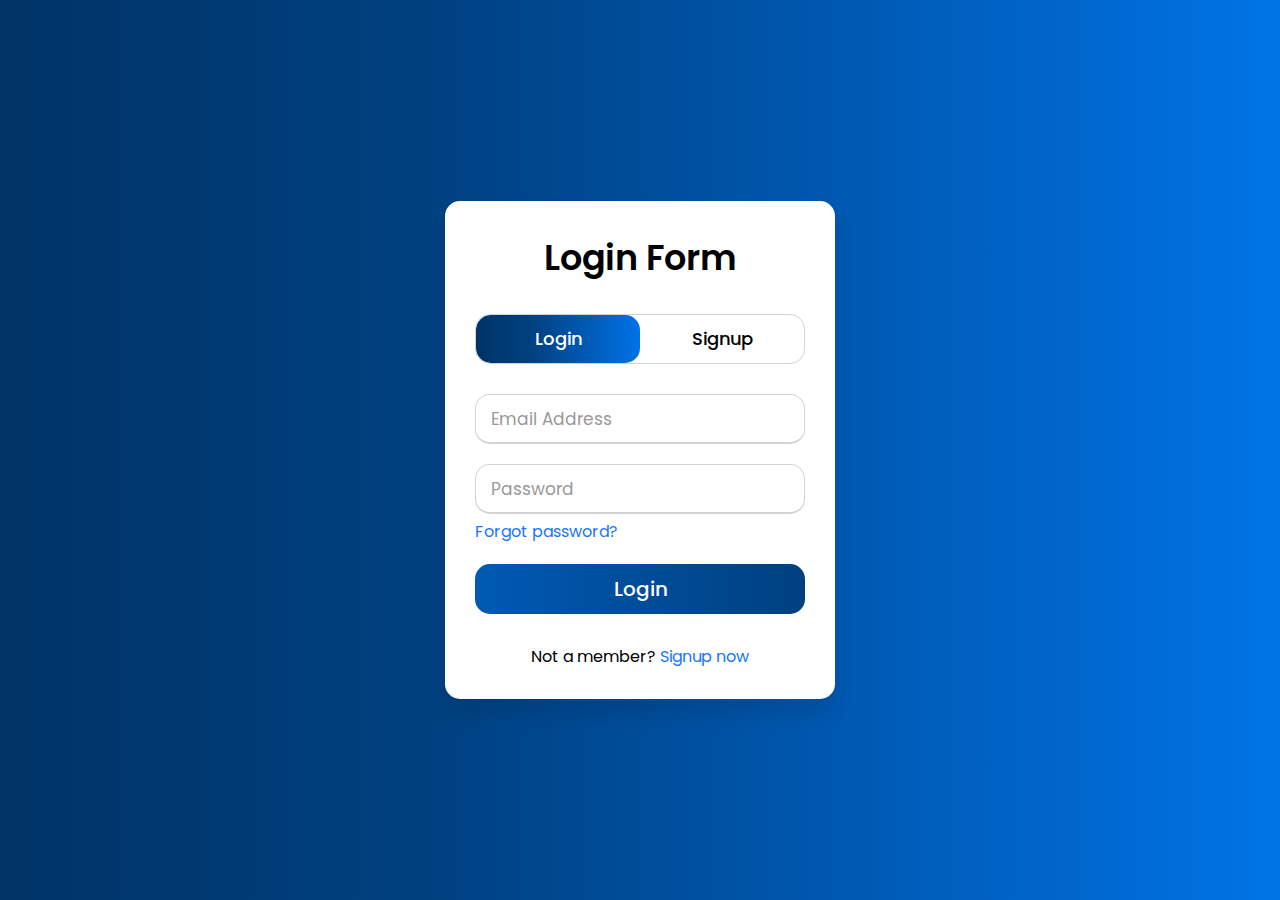
<file: Pages/loginSignup/index.html>
<!DOCTYPE html>
<html lang="en">
  <head>
    <meta charset="UTF-8" />
    <title>Login/Signup Form</title>
    <link
      href="https://fonts.googleapis.com/css?family=Poppins:400,500,600,700&display=swap"
      rel="stylesheet"
    />
    <link rel="stylesheet" href="./style.css" />
  </head>
  <body>
    <!-- Paste your HTML code here  -->
    <div class="wrapper">
      <div class="title-text">
        <div class="title login">Login Form</div>
        <div class="title signup">Signup Form</div>
      </div>
      <div class="form-container">
        <div class="slide-controls">
          <input type="radio" name="slide" id="login" checked />
          <input type="radio" name="slide" id="signup" />
          <label for="login" class="slide login">Login</label>
          <label for="signup" class="slide signup">Signup</label>
          <div class="slider-tab"></div>
        </div>
        <div class="form-inner">
          <form action="#" class="login">
            <div class="field">
              <input type="text" placeholder="Email Address" required />
            </div>
            <div class="field">
              <input type="password" placeholder="Password" required />
            </div>
            <div class="pass-link"><a href="#">Forgot password?</a></div>
            <div class="field btn">
              <div class="btn-layer"></div>
              <input type="submit" value="Login" />
            </div>
            <div class="signup-link">
              Not a member? <a href="">Signup now</a>
            </div>
          </form>
          <form action="#" class="signup">
            <div class="field">
              <input type="text" placeholder="Email Address" required />
            </div>
            <div class="field">
              <input type="password" placeholder="Password" required />
            </div>
            <div class="field">
              <input type="password" placeholder="Confirm password" required />
            </div>
            <div class="field btn">
              <div class="btn-layer"></div>
              <input type="submit" value="Signup" />
            </div>
          </form>
        </div>
      </div>
    </div>

    <script src="./loginSignup.js"></script>
  </body>
</html>
</file>
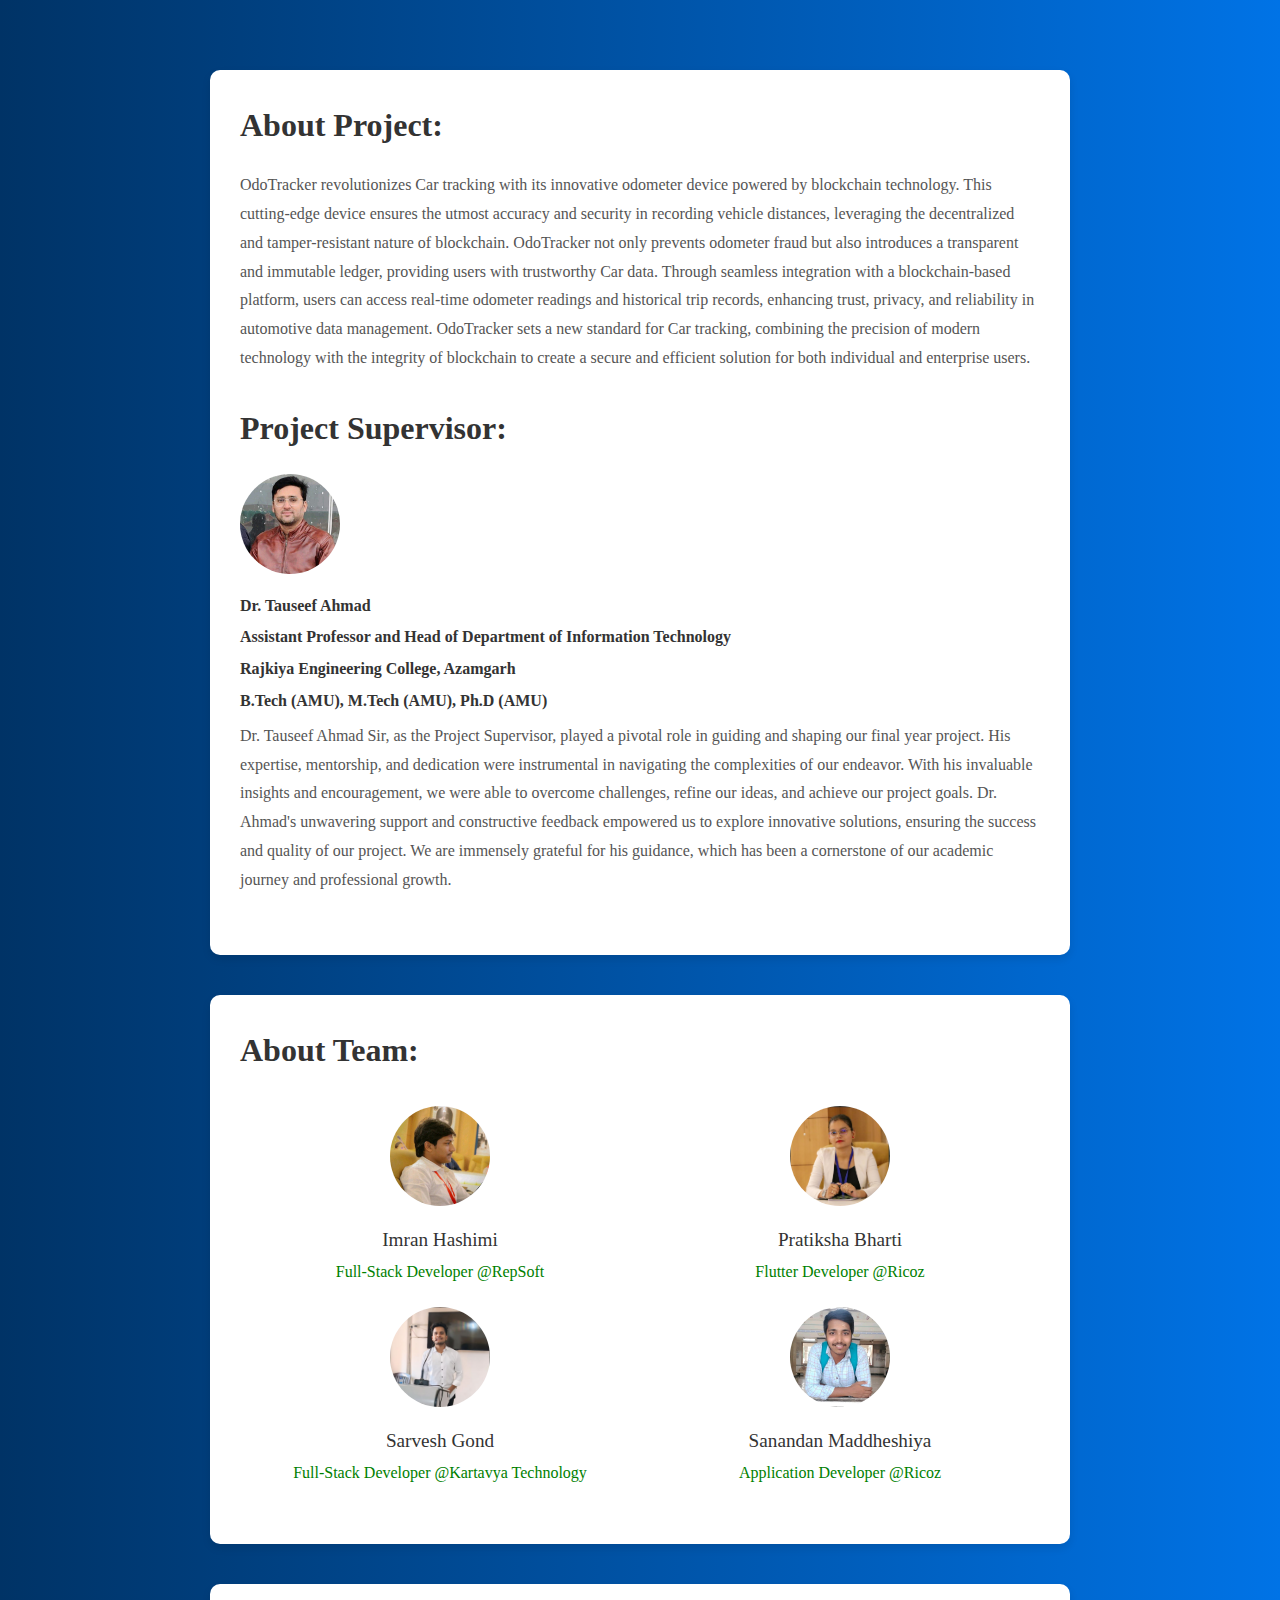
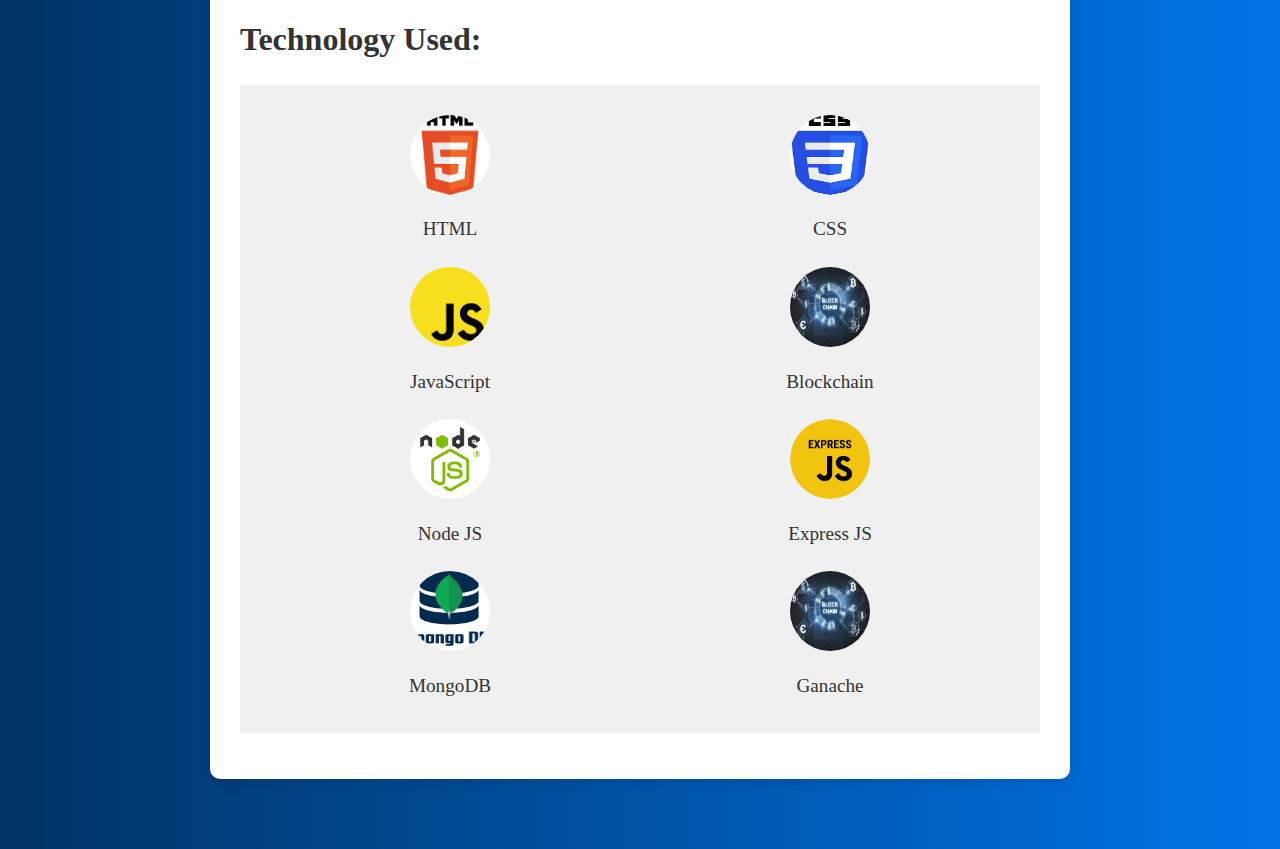
<file: Pages/about/aboutUs.html>
<!DOCTYPE html>
<html lang="en">
  <head>
    <meta charset="UTF-8" />
    <meta name="viewport" content="width=device-width, initial-scale=1.0" />
    <link rel="stylesheet" href="../about/about.css" />
    <title>About Us</title>
  </head>
  <body>
    <div class="container">
      <div class="content">
        <h2>About Project:</h2>
        <p class="aboutProject">
          OdoTracker revolutionizes Car tracking with its innovative
          odometer device powered by blockchain technology. This cutting-edge
          device ensures the utmost accuracy and security in recording vehicle
          distances, leveraging the decentralized and tamper-resistant nature of
          blockchain. OdoTracker not only prevents odometer fraud but also
          introduces a transparent and immutable ledger, providing users with
          trustworthy Car data. Through seamless integration with a
          blockchain-based platform, users can access real-time odometer
          readings and historical trip records, enhancing trust, privacy, and
          reliability in automotive data management. OdoTracker sets a new
          standard for Car tracking, combining the precision of modern
          technology with the integrity of blockchain to create a secure and
          efficient solution for both individual and enterprise users.
        </p>
        <h2>Project Supervisor:</h2>

        <img
          src="../../assets/tauseef-sir.jpeg"
          id="hod-img"
          alt="Tauseef Sir"
        />
        <div id="supervisor">
          <p id="supervisor">Dr. Tauseef Ahmad</p>
          <p id="supervisor">
            Assistant Professor and Head of Department of Information Technology
          </p>
          <p id="supervisor">Rajkiya Engineering College, Azamgarh</p>
          <p id="supervisor">
            B.Tech (AMU), M.Tech (AMU), Ph.D (AMU)
          </p>
        </div>

        <p class="aboutProject">
          Dr. Tauseef Ahmad Sir, as the Project Supervisor, played a pivotal
          role in guiding and shaping our final year project. His expertise,
          mentorship, and dedication were instrumental in navigating the
          complexities of our endeavor. With his invaluable insights and
          encouragement, we were able to overcome challenges, refine our ideas,
          and achieve our project goals. Dr. Ahmad's unwavering support and
          constructive feedback empowered us to explore innovative solutions,
          ensuring the success and quality of our project. We are immensely
          grateful for his guidance, which has been a cornerstone of our
          academic journey and professional growth.
        </p>
      </div>
      <div class="content">
        <h2>About Team:</h2>
        <ul class="team">
          <li>
            <img src="../../assets/imran.jpeg" alt="Imran Hashimi" />
            <p>Imran Hashimi</p>
            <p id="role">Full-Stack Developer @RepSoft</p>
          </li>
          <li>
            <img src="../../assets/pratiksha.png" alt="Pratiksha Bharti" />
            <p>Pratiksha Bharti</p>
            <p id="role">Flutter Developer @Ricoz</p>
          </li>
          <li>
            <img src="../../assets/sarvesh.png" alt="Sarvesh Gond" />
            <p>Sarvesh Gond</p>
            <p id="role">Full-Stack Developer @Kartavya Technology</p>
          </li>
          <li>
            <img src="../../assets/sanandan.jpeg" alt="Sanandan Maddheshiya" />
            <p>Sanandan Maddheshiya</p>
            <p id="role">Application Developer @Ricoz</p>
          </li>
        </ul>
      </div>
      <div class="content">
        <h2>Technology Used:</h2>
        <ul class="technology">
          <li>
            <img src="../../assets/html.png" alt="HTML" />
            <p>HTML</p>
          </li>
          <li>
            <img src="../../assets/css.png" alt="CSS" />
            <p>CSS</p>
          </li>
          <li>
            <img src="../../assets/js.png" alt="JavaScript" />
            <p>JavaScript</p>
          </li>
          <li>
            <img src="../../assets/blockchain.jpeg" alt="Blockchain" />
            <p>Blockchain</p>
          </li>
          <li>
            <img src="../../assets/nodejs.png" alt="NodeJS" />
            <p>Node JS</p>
          </li>
          <li>
            <img src="../../assets/express.png" alt="ExpressJS" />
            <p>Express JS</p>
          </li>
          <li>
            <img src="../../assets/mongo.png" alt="MongoDB" />
            <p>MongoDB</p>
          </li>
          <li>
            <img src="../../assets/blockchain.jpeg" alt="Ganache" />
            <p>Ganache</p>
          </li>
        </ul>
      </div>
    </div>
  </body>
</html>
</file>
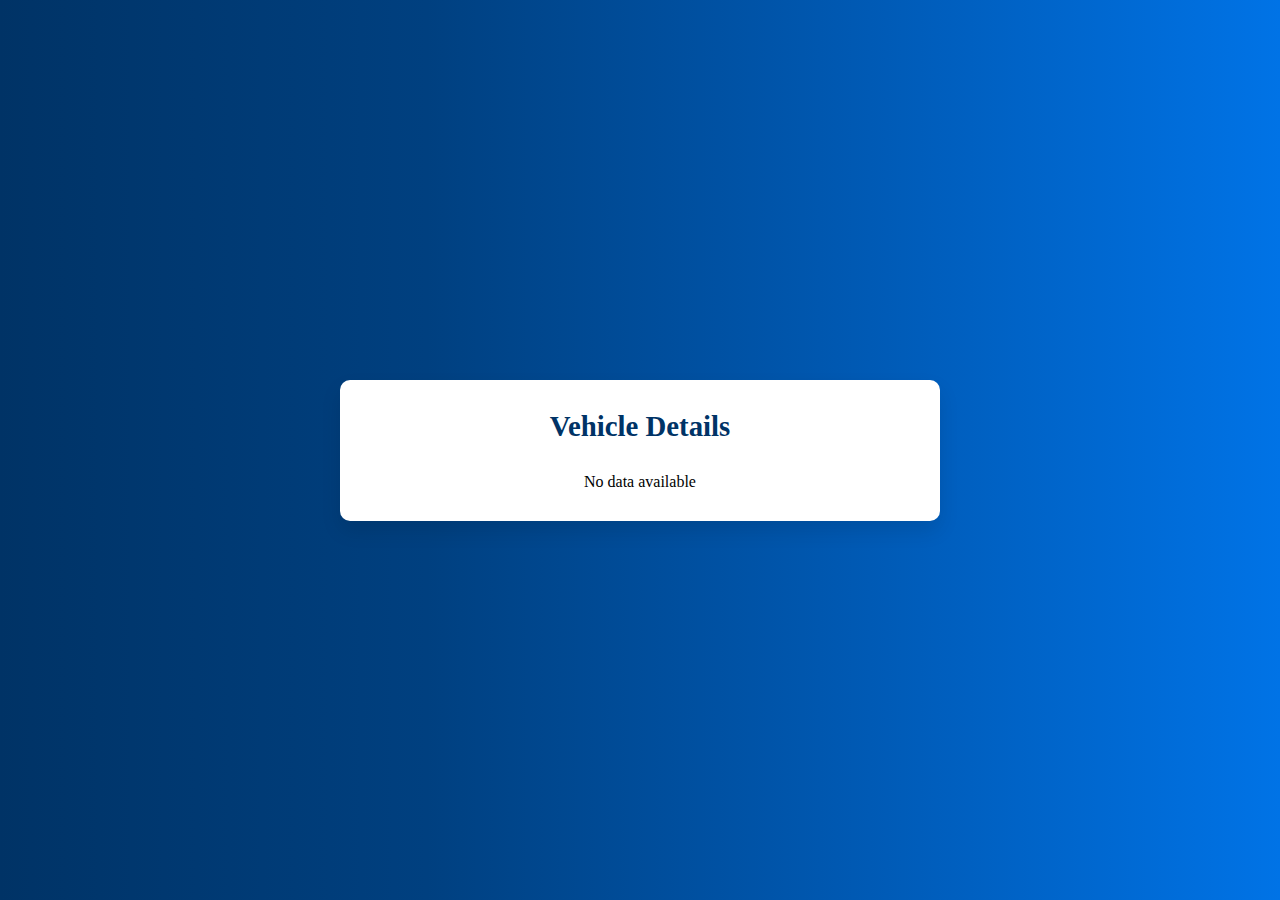
<file: Pages/getCarData/carhistory.html>
<!DOCTYPE html>
<html lang="en">
  <head>
    <meta charset="UTF-8" />
    <meta name="viewport" content="width=device-width, initial-scale=1.0" />
    <title>Car History Details</title>
    <link rel="stylesheet" href="../getCarData/getCarData.css" />
  </head>
  <body style="height: 100vh; display: flex; align-items: center">
    <div class="container">
      <h1 class="heading">Vehicle Details</h1>
      <div class="carHistoryDetails">
        <h2 id="vehicleId"></h2>
        
        <p id="kmReading"></p>
        <p id="timestamp"></p>
        <p id="createdOn"></p>
      </div>
    </div>

    <script>
      document.addEventListener('DOMContentLoaded', () => {
        const carHistoryData = JSON.parse(localStorage.getItem('carHistoryData'));

        if (carHistoryData && carHistoryData.reading && carHistoryData.reading.length > 0) {
          const reading = carHistoryData.reading[0];
          document.getElementById('vehicleId').textContent = `Vehicle ID: ${reading.vehicleId}`;
          document.getElementById('kmReading').textContent = `KM Reading: ${reading.kmReading}`;
          document.getElementById('timestamp').textContent = `Last Updated: ${new Date(reading.timestamp).toLocaleString()}`;
          document.getElementById('createdOn').textContent = `Created On: ${new Date(reading.createdOn).toLocaleString()}`;
        } else {
          document.querySelector('.carHistoryDetails').textContent = 'No data available';
        }
      });
    </script>
  </body>
</html>
</file>
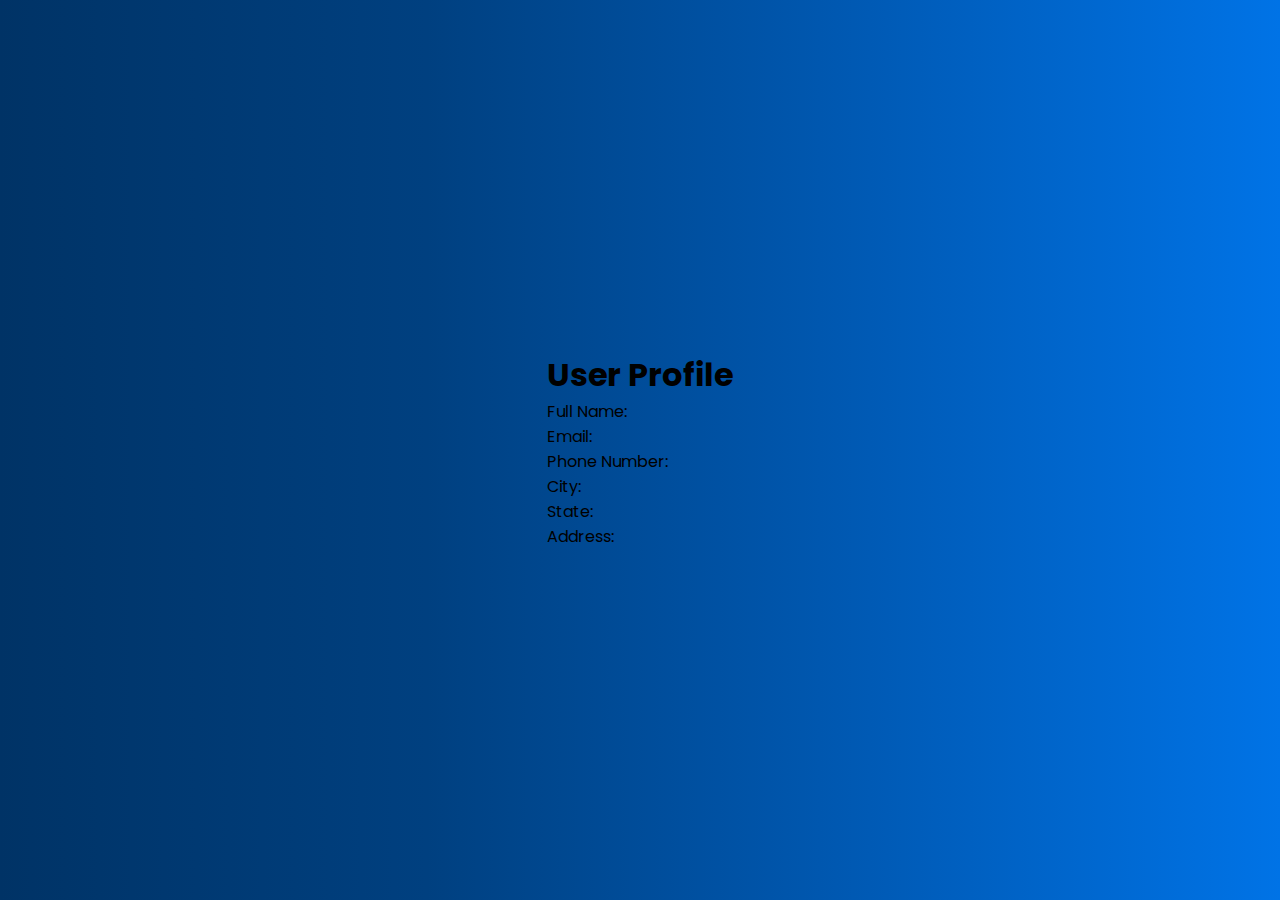
<file: Pages/loginSignup/profileScreen.html>
<!DOCTYPE html>
<html lang="en">
<head>
  <meta charset="UTF-8">
  <meta name="viewport" content="width=device-width, initial-scale=1.0">
  <title>User Profile</title>
  <link href="https://fonts.googleapis.com/css?family=Poppins:400,500,600,700&display=swap" rel="stylesheet">
  <link rel="stylesheet" href="./style.css">
</head>
<body>
  <div class="profile-wrapper">
    <h1>User Profile</h1>
    <div class="profile-details">
      <div class="profile-field">
        <span class="field-label">Full Name:</span>
        <span id="fullName" class="field-value"></span>
      </div>
      <div class="profile-field">
        <span class="field-label">Email:</span>
        <span id="email" class="field-value"></span>
      </div>
      <div class="profile-field">
        <span class="field-label">Phone Number:</span>
        <span id="phoneNumber" class="field-value"></span>
      </div>
      <div class="profile-field">
        <span class="field-label">City:</span>
        <span id="city" class="field-value"></span>
      </div>
      <div class="profile-field">
        <span class="field-label">State:</span>
        <span id="state" class="field-value"></span>
      </div>
      <div class="profile-field">
        <span class="field-label">Address:</span>
        <span id="address" class="field-value"></span>
      </div>
    </div>
  </div>

  <script>
    document.addEventListener('DOMContentLoaded', () => {
      // Retrieve user details from local storage or backend API and populate the profile
      const user = JSON.parse(localStorage.getItem('user')); // Assuming user details are stored in local storage

      if (user) {
        document.getElementById('fullName').textContent = user.fullName || '';
        document.getElementById('email').textContent = user.email || '';
        document.getElementById('phoneNumber').textContent = user.phoneNumber || '';
        document.getElementById('city').textContent = user.city || '';
        document.getElementById('state').textContent = user.state || '';
        document.getElementById('address').textContent = user.address || '';
      }
    });
  </script>
</body>
</html>
</file>
<file: Pages/loginSignup/style.css>
@import url("https://fonts.googleapis.com/css?family=Poppins:400,500,600,700&display=swap");
* {
  margin: 0;
  padding: 0;
  box-sizing: border-box;
  font-family: "Poppins", sans-serif;
}
html,
body {
  display: grid;
  height: 100%;
  width: 100%;
  place-items: center;
  background: -webkit-linear-gradient(left, #003366, #004080, #0059b3, #0073e6);
}
::selection {
  background: #1a75ff;
  color: #fff;
}
.wrapper {
  overflow: hidden;
  max-width: 390px;
  background: #fff;
  padding: 30px;
  border-radius: 15px;
  box-shadow: 0px 15px 20px rgba(0, 0, 0, 0.1);
}
.wrapper .title-text {
  display: flex;
  width: 200%;
}
.wrapper .title {
  width: 50%;
  font-size: 35px;
  font-weight: 600;
  text-align: center;
  transition: all 0.6s cubic-bezier(0.68, -0.55, 0.265, 1.55);
}
.wrapper .slide-controls {
  position: relative;
  display: flex;
  height: 50px;
  width: 100%;
  overflow: hidden;
  margin: 30px 0 10px 0;
  justify-content: space-between;
  border: 1px solid lightgrey;
  border-radius: 15px;
}
.slide-controls .slide {
  height: 100%;
  width: 100%;
  color: #fff;
  font-size: 18px;
  font-weight: 500;
  text-align: center;
  line-height: 48px;
  cursor: pointer;
  z-index: 1;
  transition: all 0.6s ease;
}
.slide-controls label.signup {
  color: #000;
}
.slide-controls .slider-tab {
  position: absolute;
  height: 100%;
  width: 50%;
  left: 0;
  z-index: 0;
  border-radius: 15px;
  background: -webkit-linear-gradient(left, #003366, #004080, #0059b3, #0073e6);
  transition: all 0.6s cubic-bezier(0.68, -0.55, 0.265, 1.55);
}
input[type="radio"] {
  display: none;
}
#signup:checked ~ .slider-tab {
  left: 50%;
}
#signup:checked ~ label.signup {
  color: #fff;
  cursor: default;
  user-select: none;
}
#signup:checked ~ label.login {
  color: #000;
}
#login:checked ~ label.signup {
  color: #000;
}
#login:checked ~ label.login {
  cursor: default;
  user-select: none;
}
.wrapper .form-container {
  width: 100%;
  overflow: hidden;
}
.form-container .form-inner {
  display: flex;
  width: 200%;
}
.form-container .form-inner form {
  width: 50%;
  transition: all 0.6s cubic-bezier(0.68, -0.55, 0.265, 1.55);
}
.form-inner form .field {
  height: 50px;
  width: 100%;
  margin-top: 20px;
}
.form-inner form .field input {
  height: 100%;
  width: 100%;
  outline: none;
  padding-left: 15px;
  border-radius: 15px;
  border: 1px solid lightgrey;
  border-bottom-width: 2px;
  font-size: 17px;
  transition: all 0.3s ease;
}
.form-inner form .field input:focus {
  border-color: #1a75ff;
  /* box-shadow: inset 0 0 3px #fb6aae; */
}
.form-inner form .field input::placeholder {
  color: #999;
  transition: all 0.3s ease;
}
form .field input:focus::placeholder {
  color: #1a75ff;
}
.form-inner form .pass-link {
  margin-top: 5px;
}
.form-inner form .signup-link {
  text-align: center;
  margin-top: 30px;
}
.form-inner form .pass-link a,
.form-inner form .signup-link a {
  color: #1a75ff;
  text-decoration: none;
}
.form-inner form .pass-link a:hover,
.form-inner form .signup-link a:hover {
  text-decoration: underline;
}
form .btn {
  height: 50px;
  width: 100%;
  border-radius: 15px;
  position: relative;
  overflow: hidden;
}
form .btn .btn-layer {
  height: 100%;
  width: 300%;
  position: absolute;
  left: -100%;
  background: -webkit-linear-gradient(
    right,
    #003366,
    #004080,
    #0059b3,
    #0073e6
  );
  border-radius: 15px;
  transition: all 0.4s ease;
}
form .btn:hover .btn-layer {
  left: 0;
}
form .btn input[type="submit"] {
  height: 100%;
  width: 100%;
  z-index: 1;
  position: relative;
  background: none;
  border: none;
  color: #fff;
  padding-left: 0;
  border-radius: 15px;
  font-size: 20px;
  font-weight: 500;
  cursor: pointer;
}
</file>
<file: Pages/about/about.css>
/* Reset default margin and padding */
body,
h2,
p {
  margin: 0;
  padding: 0;
  font-family: 'Times New Roman', Times, serif;

}

/* Basic styling */
body {
  font-family: "Arial", sans-serif;
  line-height: 1.6;
  background-color: #f5f5f5;
  color: #333;
  margin: 0;
  padding: 0;
  background: linear-gradient(to right, #003366, #0073e6);
}

.container {
  display: flex;
  justify-content: center;
  align-items: center;
  flex-wrap: wrap;
  padding: 50px;
}

.content {
  max-width: 800px;
  margin: 20px;
  padding: 30px;
  background-color: #fff;
  box-shadow: 0 4px 8px rgba(0, 0, 0, 0.1);
  border-radius: 10px;
  transition: transform 0.3s ease-in-out, box-shadow 0.3s ease-in-out;
}

.content:hover {
  transform: translateY(-5px);
  box-shadow: 0 6px 12px rgba(0, 0, 0, 0.15);
}

h2 {
  color: #333;
  margin-bottom: 20px;
  font-size: 2rem;
}

p {
  color: #555;
  font-size: 1rem;
  line-height: 1.8;
}
.aboutProject{
  margin-bottom: 30px;
  font-size: 16px;
  font-family: 'Times New Roman', Times, serif;
  justify-content: space-evenly;
  justify-items: last baseline;
}

/* Team Member Styling */
.team, .hod, .technology {
  list-style: none;
  padding: 0;
  display: flex;
  flex-wrap: wrap;
}

.team li, .hod li, .technology li {
  flex: 0 0 calc(50% - 20px);
  margin: 10px;
  text-align: center;
}

.team img, .hod img, .technology img {
  width: 100px;
  height: 100px;
  border-radius: 50%;
  margin-bottom: 10px;
}
#hod-img {
  width: 100px;
  height: 100px;
  border-radius: 50%;
  margin-bottom: 10px;
}

.team p, .hod p, .technology p {
  font-size: 1.2rem;
  color: #333;
}

#role {
  font-size: 1rem;
  color: green;
}

/* Styling for Project Supervisor section */
.hod {
  background-color: #f9f9f9;
  padding: 20px;
}

.hod h2 {
  color: #0073e6;
}

/* Styling for Technology Used section */
.technology {
  background-color: #f0f0f0;
  padding: 20px;
}

.technology h2 {
  color: #ff4d4d;
}

.technology img {
  width: 80px;
  height: 80px;
  border-radius: 50%;
}
/* Styling for Project Supervisor section */
.hod {
  background-color: #f9f9f9;
  padding: 20px;
}

.hod h2 {
  color: #0073e6;
}

.hod-item {
  display: block;
  align-items: baseline;
}

.hod-item img {
  width: 100px;
  height: 100px;
  border-radius: 50%;
  margin-right: 20px;
}

.supervisor-info {
  flex: 1;
}

.supervisor-name {
  font-size: 1.5rem;
  font-weight: bold;
  margin-bottom: 5px;
}

#supervisor {
  font-size:16px;
  color: #333;
  font-weight: 700;
  padding-bottom: 3px;
}
</file>
<file: Pages/getCarData/getCarData.css>
/* Resetting default margin and padding */
* {
  margin: 0;
  padding: 0;
  box-sizing: border-box;
  font-family: Cambria, Cochin, Georgia, Times, 'Times New Roman', serif;
}

body {
  font-family: Arial, sans-serif;
  background-color: #f4f4f4;
  background: linear-gradient(to right, #003366, #004080, #0059b3, #0073e6);
  display: flex;
  justify-content: center;
  align-items: center;
  height: 100vh;
}

.container {
  max-width: 600px;
  width: 100%;
  padding: 30px;
  background-color: #fff;
  border-radius: 10px;
  box-shadow: 0 10px 20px rgba(0, 0, 0, 0.1);
  text-align: center;
}

.heading {
  margin-bottom: 30px;
  font-size: 1.8em;
  color: #003366;
}

.form-group {
  margin-bottom: 20px;
  text-align: left;
}

label {
  display: block;
  margin-bottom: 8px;
  font-weight: bold;
  color: #333;
}

input[type="text"], input[type="number"] {
  width: calc(100% - 20px);
  padding: 10px;
  border: 1px solid #ccc;
  border-radius: 5px;
  margin-top: 5px;
  font-size: 1em;
  transition: border-color 0.3s ease;
}

input[type="text"]:focus, input[type="number"]:focus {
  border-color: #0073e6;
  outline: none;
}

button {
  padding: 12px 20px;
  background: linear-gradient(to right, #003366, #004080, #0059b3, #0073e6);
  color: #fff;
  border: none;
  border-radius: 5px;
  cursor: pointer;
  font-size: 1em;
  transition: background 0.3s ease, transform 0.3s ease;
  margin-top: 20px;
  width: 100%;
}

button:hover {
  background: linear-gradient(to right, #0059b3, #004080, #003366);
  transform: scale(1.05);
}

.getHistory1 {
  display: flex;
  justify-content: center;
  align-items: center;
  flex-direction: column;
}

.getHistory2 {
  margin-top: 30px;
}

p {
  font-size: 1.2em;
  font-family: 'Times New Roman', Times, serif;
  padding-bottom: 0.5em;
  padding-top: 0.5em;
  align-content: flex-start;
  color: #333;
}

.timestamp {
  font-size: 0.9em;
  color: #777;
}
</file>
